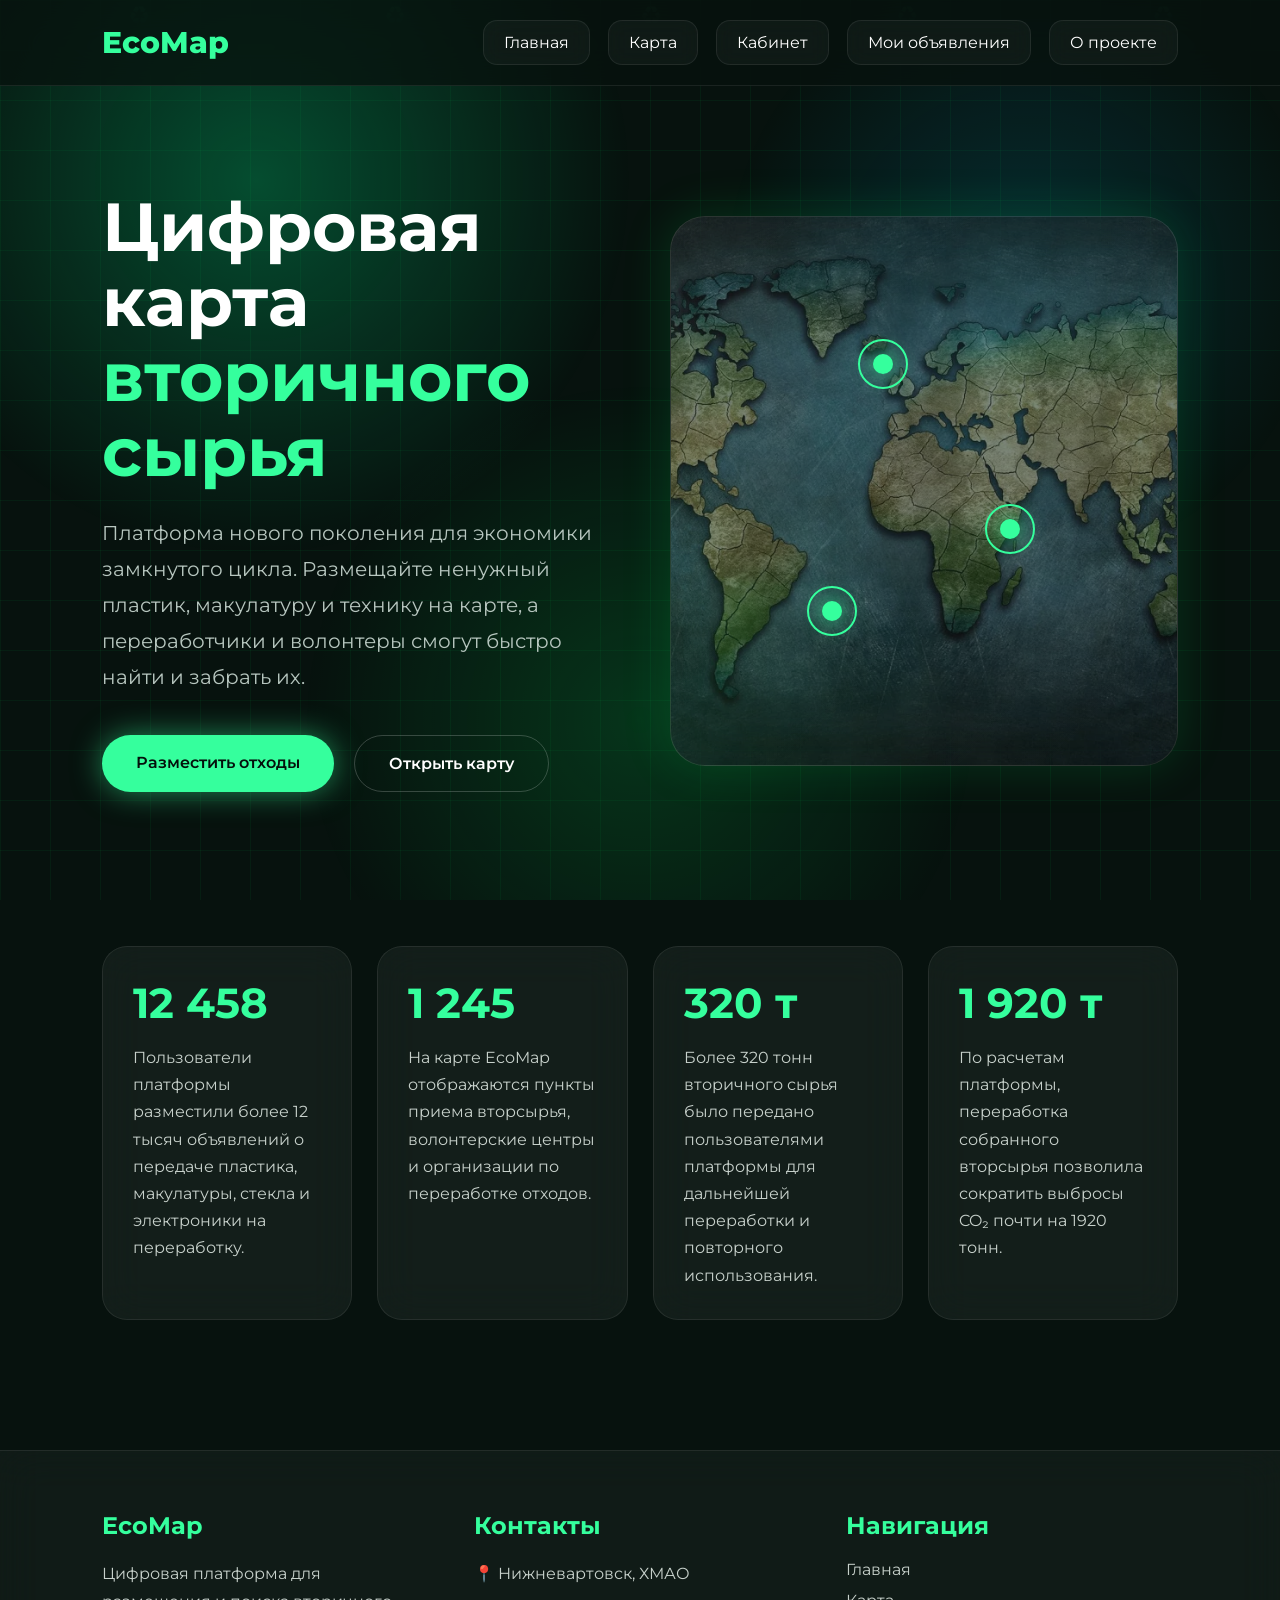
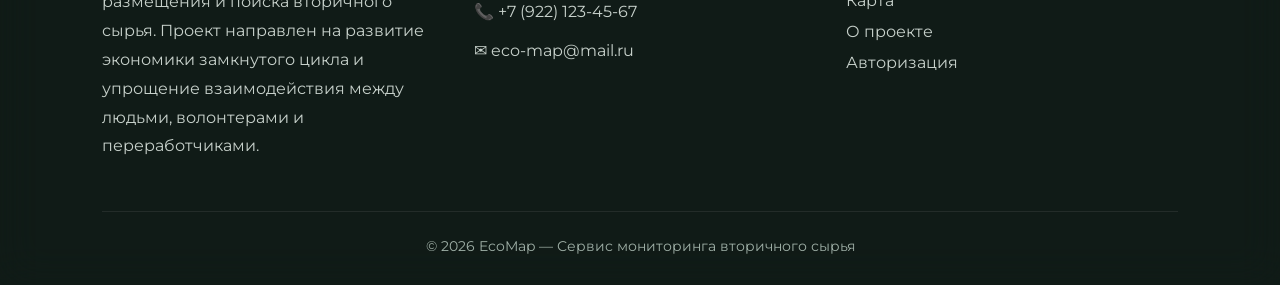
<file: index.html>
<!DOCTYPE html>
<html lang="ru">
<head>
<meta charset="UTF-8">
<meta name="viewport" content="width=device-width, initial-scale=1.0">
<title>EcoMap — Цифровая карта вторсырья</title>

<link href="https://fonts.googleapis.com/css2?family=Montserrat:wght@300;400;500;600;700;800&display=swap" rel="stylesheet">

<style>

*{
    margin:0;
    padding:0;
    box-sizing:border-box;
    font-family:'Montserrat',sans-serif;
}

body{
    background:#07120e;
    overflow-x:hidden;
    color:white;
}

/* Фон */

body::before{
    content:'';
    position:fixed;
    width:100%;
    height:100%;
    background:
    radial-gradient(circle at 20% 20%,rgba(0,255,150,.25),transparent 30%),
    radial-gradient(circle at 80% 30%,rgba(0,200,255,.15),transparent 25%),
    radial-gradient(circle at 50% 80%,rgba(0,255,100,.15),transparent 35%);
    z-index:-3;
}

/* Анимированная сетка */

.grid{
    position:fixed;
    width:100%;
    height:100%;
    background-image:
    linear-gradient(rgba(0,255,100,.05) 1px, transparent 1px),
    linear-gradient(90deg, rgba(0,255,100,.05) 1px, transparent 1px);
    background-size:50px 50px;
    animation:gridMove 15s linear infinite;
    z-index:-2;
}

@keyframes gridMove{
    from{
        transform:translateY(0);
    }
    to{
        transform:translateY(50px);
    }
}

/* Навигация */

header{
    position:sticky;
    top:0;
    z-index:1000;

    display:flex;
    justify-content:space-between;
    align-items:center;

    padding:20px 8%;

    background:rgba(7,18,14,.75);
    backdrop-filter:blur(20px);

    border-bottom:1px solid rgba(255,255,255,.08);
}

.logo{
    font-size:30px;
    font-weight:800;
    color:#35ff9d;
}

.logo span{
    color:white;
}

nav{
    display:flex;
    gap:18px;
}

/* Кнопки меню */

nav a{
    position:relative;

    padding:12px 20px;

    color:white;
    text-decoration:none;

    border-radius:14px;

    background:rgba(255,255,255,.04);

    border:1px solid rgba(255,255,255,.08);

    backdrop-filter:blur(10px);

    transition:.35s;
}

nav a::before{
    content:'';
    position:absolute;
    inset:0;
    border-radius:14px;

    background:
    linear-gradient(
    135deg,
    rgba(53,255,157,.18),
    transparent
    );

    opacity:0;
    transition:.35s;
}

nav a:hover{
    transform:translateY(-3px);

    color:#35ff9d;

    border-color:rgba(53,255,157,.35);

    box-shadow:
    0 0 25px rgba(53,255,157,.12);
}

nav a:hover::before{
    opacity:1;
}

/* Главный экран */

.hero{
    min-height:90vh;
    display:flex;
    justify-content:center;
    align-items:center;
    padding:40px 8%;
    gap:60px;
}

.content{
    flex:1;
}

.content h1{
    font-size:68px;
    line-height:1.1;
    margin-bottom:25px;
}

.content h1 span{
    color:#35ff9d;
}

.content p{
    font-size:20px;
    color:#b7c6bf;
    line-height:1.8;
    margin-bottom:40px;
}

.buttons{
    display:flex;
    gap:20px;
}

.btn{
    display:inline-block;
    text-decoration:none;

    padding:18px 34px;
    border:none;
    border-radius:50px;
    cursor:pointer;
    font-size:16px;
    font-weight:600;
    transition:.4s;
}

.btn-main{
    background:#35ff9d;
    color:#04100b;
    box-shadow:0 0 30px rgba(53,255,157,.5);
}

.btn-main:hover{
    transform:translateY(-5px);
}

.btn-secondary{
    background:transparent;
    border:1px solid rgba(255,255,255,.2);
    color:white;
}

.btn-secondary:hover{
    background:rgba(255,255,255,.08);
}

/* Карта */

.map-card{
    flex:1;
    position:relative;
}

.map{
    height:550px;
    border-radius:35px;
    overflow:hidden;

    backdrop-filter:blur(30px);

    background:
    linear-gradient(
    135deg,
    rgba(255,255,255,.08),
    rgba(255,255,255,.03)
    );

    border:1px solid rgba(255,255,255,.1);

    box-shadow:
    0 0 50px rgba(0,255,100,.15);
}

.map img{
    width:100%;
    height:100%;
    object-fit:cover;
    opacity:.45;
}

/* Метки */

.marker{
    position:absolute;
    width:20px;
    height:20px;
    background:#35ff9d;
    border-radius:50%;
    box-shadow:0 0 25px #35ff9d;
}

.marker::before{
    content:'';
    position:absolute;
    inset:-15px;
    border:2px solid #35ff9d;
    border-radius:50%;
    animation:pulse 2s infinite;
}

@keyframes pulse{
    from{
        transform:scale(.5);
        opacity:1;
    }
    to{
        transform:scale(2);
        opacity:0;
    }
}

.m1{
    top:25%;
    left:40%;
}

.m2{
    top:55%;
    left:65%;
}

.m3{
    top:70%;
    left:30%;
}

/* Статистика */

.stats{
    width:100%;
    padding:50px 8%;
    display:grid;
    grid-template-columns:repeat(4,1fr);
    gap:25px;
}

.stat{
    padding:30px;
    border-radius:25px;

    backdrop-filter:blur(20px);

    background:rgba(255,255,255,.05);

    border:1px solid rgba(255,255,255,.08);

    transition:.4s;
}

.stat:hover{
    transform:translateY(-10px);

    box-shadow:
    0 0 30px rgba(53,255,157,.2);
}

.stat h2{
    color:#35ff9d;
    font-size:42px;
    margin-bottom:15px;
}

.stat p{
    color:#c7d1cb;
    line-height:1.7;
}

/* Footer */

.footer{

margin-top:80px;

padding:60px 8% 30px;

background:rgba(255,255,255,.04);

backdrop-filter:blur(20px);

border-top:1px solid rgba(255,255,255,.08);

}

.footer-container{

display:grid;

grid-template-columns:repeat(auto-fit,minmax(250px,1fr));

gap:40px;

}

.footer-block h3{

margin-bottom:20px;

font-size:24px;

color:#35ff9d;

}

.footer-block p{

color:#c7d1cb;

line-height:1.8;

margin-bottom:10px;

}

.footer-block a{

display:block;

margin-bottom:12px;

color:#c7d1cb;

text-decoration:none;

transition:.3s;

}

.footer-block a:hover{

color:#35ff9d;

transform:translateX(5px);

}

.footer-bottom{

margin-top:40px;

padding-top:25px;

text-align:center;

color:#9fb0a7;

border-top:1px solid rgba(255,255,255,.08);

font-size:14px;

}

/* Плавающие частицы */

.particle{
    position:fixed;
    color:#35ff9d;
    font-size:25px;
    animation:float 12s linear infinite;
    opacity:.15;
    z-index:-1;
}

@keyframes float{
    from{
        transform:translateY(110vh) rotate(0deg);
    }
    to{
        transform:translateY(-120px) rotate(360deg);
    }
}

.p1{left:10%;animation-duration:12s;}
.p2{left:30%;animation-duration:18s;}
.p3{left:50%;animation-duration:15s;}
.p4{left:70%;animation-duration:11s;}
.p5{left:90%;animation-duration:16s;}

@media(max-width:1100px){

header{
    flex-direction:column;
    gap:20px;
}

nav{
    flex-wrap:wrap;
    justify-content:center;
}

.hero{
    flex-direction:column;
    text-align:center;
}

.content h1{
    font-size:48px;
}

.buttons{
    justify-content:center;
}

.stats{
    grid-template-columns:repeat(2,1fr);
}

}

@media(max-width:700px){

.stats{
    grid-template-columns:1fr;
}

.content h1{
    font-size:36px;
}

.map{
    height:400px;
}

nav a{
    padding:10px 14px;
    font-size:14px;
}

}

</style>
</head>
<body>

<div class="grid"></div>

<div class="particle p1">♻</div>
<div class="particle p2">♻</div>
<div class="particle p3">♻</div>
<div class="particle p4">♻</div>
<div class="particle p5">♻</div>

<header>

<div class="logo">
    EcoMap
</div>

<nav>
    <a href="index.html">Главная</a>
    <a href="map.html">Карта</a>
    <a href="cabinet.html">Кабинет</a>
    <a href="my-listings.html">Мои объявления</a>
    <a href="about.html">О проекте</a>
</nav>

</header>

<section class="hero">

<div class="content">

<h1>
Цифровая карта
<span>вторичного сырья</span>
</h1>

<p>
Платформа нового поколения для экономики замкнутого цикла.
Размещайте ненужный пластик, макулатуру и технику на карте,
а переработчики и волонтеры смогут быстро найти и забрать их.
</p>

<div class="buttons">

<a href="login.html" class="btn btn-main">
Разместить отходы
</a>

<a href="map.html" class="btn btn-secondary">
Открыть карту
</a>

</div>

</div>

<div class="map-card">

<div class="map">
<img src="images/map-preview.jpg" alt="Карта вторсырья">
</div>

<div class="marker m1"></div>
<div class="marker m2"></div>
<div class="marker m3"></div>

</div>

</section>

<section class="stats">

<div class="stat">
    <h2>12 458</h2>

    <p>
        Пользователи платформы разместили более
        12 тысяч объявлений о передаче пластика,
        макулатуры, стекла и электроники
        на переработку.
    </p>
</div>

<div class="stat">
    <h2>1 245</h2>

    <p>
        На карте EcoMap отображаются пункты
        приема вторсырья, волонтерские центры
        и организации по переработке отходов.
    </p>
</div>

<div class="stat">
    <h2>320 т</h2>

    <p>
        Более 320 тонн вторичного сырья было
        передано пользователями платформы
        для дальнейшей переработки и повторного использования.
    </p>
</div>

<div class="stat">
    <h2>1 920 т</h2>

    <p>
        По расчетам платформы, переработка
        собранного вторсырья позволила сократить
        выбросы CO₂ почти на 1920 тонн.
    </p>
</div>

</section>

<footer class="footer">

<div class="footer-container">

<div class="footer-block">

<h3>EcoMap</h3>

<p>
Цифровая платформа для размещения и поиска вторичного сырья.
Проект направлен на развитие экономики замкнутого цикла
и упрощение взаимодействия между людьми, волонтерами
и переработчиками.
</p>

</div>

<div class="footer-block">

<h3>Контакты</h3>

<p>📍 Нижневартовск, ХМАО</p>
<p>📞 +7 (922) 123-45-67</p>
<p>✉ eco-map@mail.ru</p>

</div>

<div class="footer-block">

<h3>Навигация</h3>

<a href="index.html">Главная</a>
<a href="map.html">Карта</a>
<a href="about.html">О проекте</a>
<a href="login.html">Авторизация</a>

</div>

</div>

<div class="footer-bottom">
© 2026 EcoMap — Сервис мониторинга вторичного сырья
</div>

</footer>

</body>
</html>
</file>
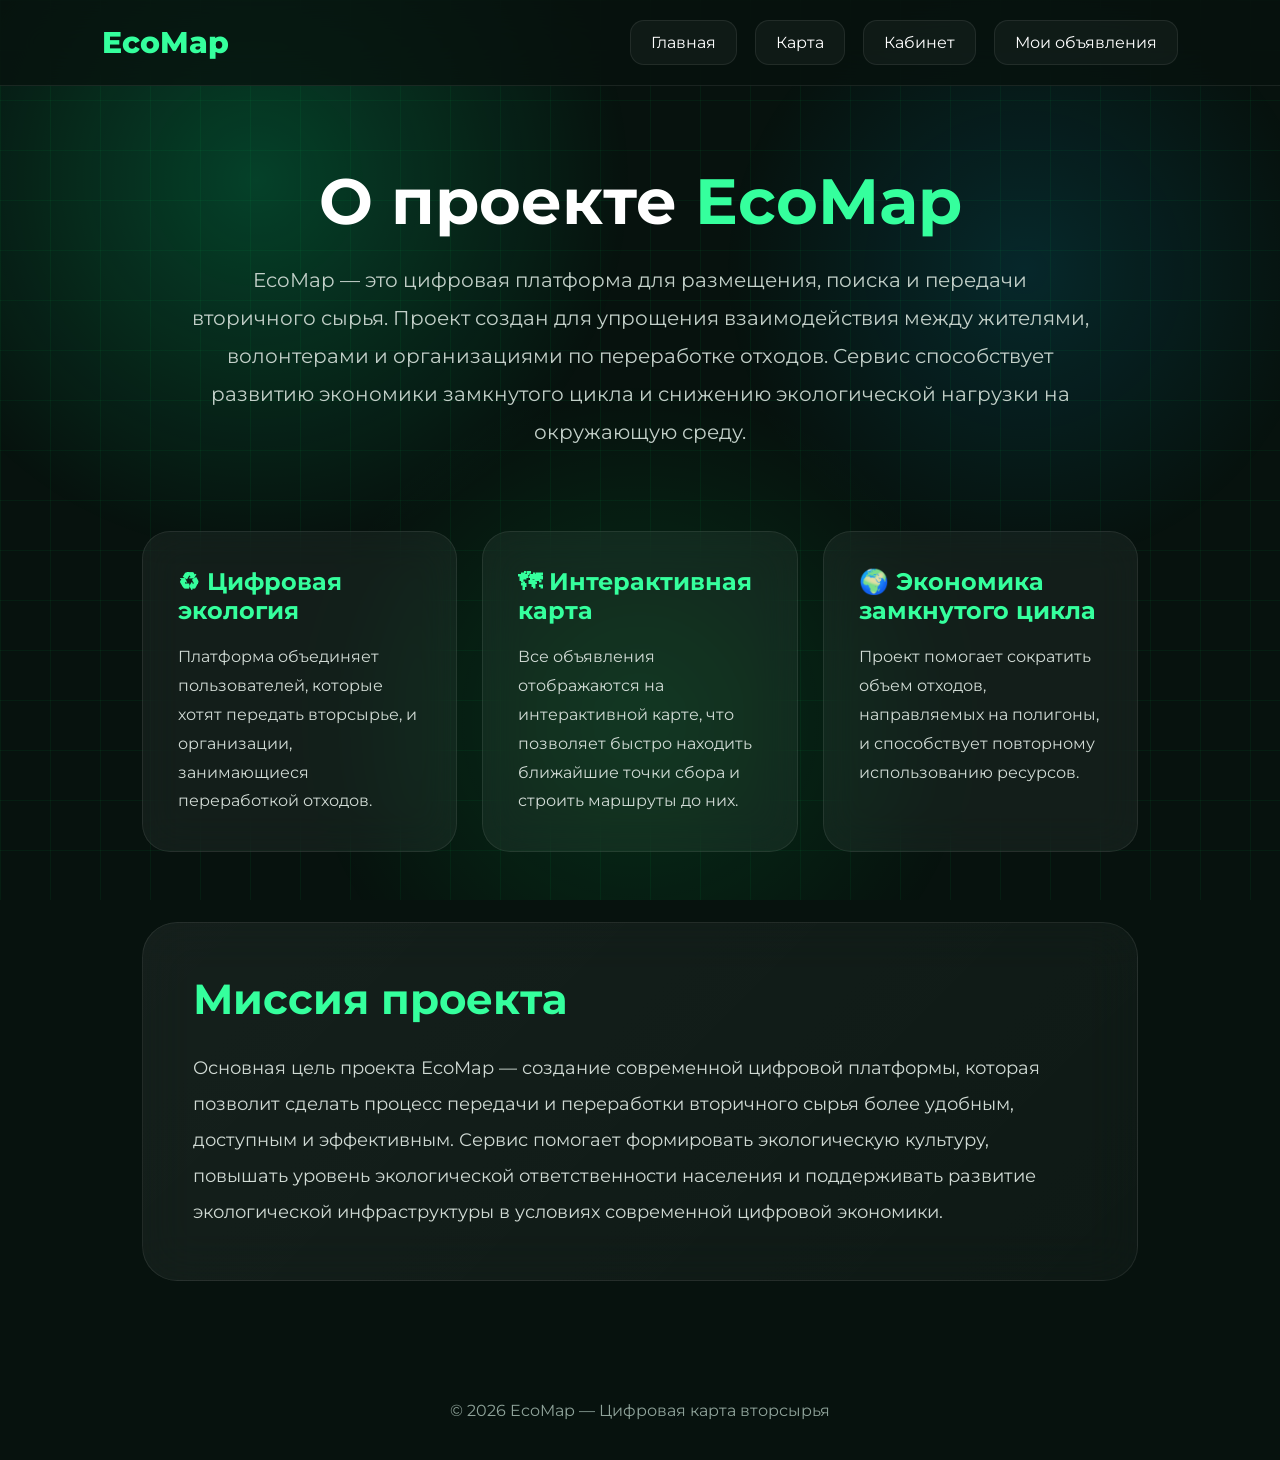
<file: about.html>
<!DOCTYPE html>
<html lang="ru">
<head>
<meta charset="UTF-8">
<meta name="viewport" content="width=device-width, initial-scale=1.0">

<title>О проекте | EcoMap</title>

<link href="https://fonts.googleapis.com/css2?family=Montserrat:wght@300;400;500;600;700;800&display=swap" rel="stylesheet">

<style>

*{
margin:0;
padding:0;
box-sizing:border-box;
font-family:'Montserrat',sans-serif;
}

body{
background:#07120e;
color:white;
overflow-x:hidden;
}

/* Фон */

body::before{
content:'';
position:fixed;
width:100%;
height:100%;

background:
radial-gradient(circle at 20% 20%,rgba(0,255,150,.2),transparent 30%),
radial-gradient(circle at 80% 30%,rgba(0,200,255,.12),transparent 25%),
radial-gradient(circle at 50% 80%,rgba(0,255,100,.12),transparent 35%);

z-index:-3;
}

/* Сетка */

.grid{
position:fixed;
width:100%;
height:100%;

background-image:
linear-gradient(rgba(0,255,100,.05) 1px, transparent 1px),
linear-gradient(90deg, rgba(0,255,100,.05) 1px, transparent 1px);

background-size:50px 50px;

animation:gridMove 15s linear infinite;

z-index:-2;
}

@keyframes gridMove{
from{
transform:translateY(0);
}
to{
transform:translateY(50px);
}
}

/* Header */

header{
position:sticky;
top:0;
z-index:1000;

display:flex;
justify-content:space-between;
align-items:center;

padding:20px 8%;

background:rgba(7,18,14,.75);

backdrop-filter:blur(20px);

border-bottom:1px solid rgba(255,255,255,.08);
}

.logo{
font-size:30px;
font-weight:800;
color:#35ff9d;
}

nav{
display:flex;
gap:18px;
}

nav a{
padding:12px 20px;

color:white;
text-decoration:none;

border-radius:14px;

background:rgba(255,255,255,.04);

border:1px solid rgba(255,255,255,.08);

transition:.35s;
}

nav a:hover{
transform:translateY(-3px);

color:#35ff9d;

border-color:rgba(53,255,157,.35);

box-shadow:0 0 25px rgba(53,255,157,.12);
}

/* Контент */

.container{
max-width:1200px;
margin:auto;
padding:80px 8%;
}

/* Hero */

.hero{
text-align:center;
margin-bottom:80px;
}

.hero h1{
font-size:64px;
margin-bottom:25px;
line-height:1.1;
}

.hero span{
color:#35ff9d;
}

.hero p{
max-width:900px;
margin:auto;

font-size:20px;
line-height:1.9;

color:#c3d0c9;
}

/* Карточки */

.cards{
display:grid;
grid-template-columns:repeat(auto-fit,minmax(280px,1fr));
gap:25px;
margin-bottom:70px;
}

.card{
padding:35px;

border-radius:28px;

background:rgba(255,255,255,.05);

border:1px solid rgba(255,255,255,.08);

backdrop-filter:blur(20px);

transition:.4s;
}

.card:hover{
transform:translateY(-8px);

box-shadow:
0 0 30px rgba(53,255,157,.15);
}

.card h3{
font-size:24px;
margin-bottom:18px;
color:#35ff9d;
}

.card p{
line-height:1.8;
color:#d1dbd5;
}

/* Блок миссии */

.mission{
padding:50px;

border-radius:35px;

background:
linear-gradient(
135deg,
rgba(255,255,255,.06),
rgba(255,255,255,.03)
);

border:1px solid rgba(255,255,255,.08);

backdrop-filter:blur(25px);
}

.mission h2{
font-size:42px;
margin-bottom:25px;
color:#35ff9d;
}

.mission p{
font-size:18px;
line-height:2;
color:#d1dbd5;
}

/* Footer */

footer{
padding:40px 8%;
text-align:center;
color:#8fa39a;
}

/* Адаптив */

@media(max-width:1000px){

.hero h1{
font-size:46px;
}

header{
flex-direction:column;
gap:20px;
}

nav{
flex-wrap:wrap;
justify-content:center;
}

}

@media(max-width:700px){

.hero h1{
font-size:34px;
}

.hero p{
font-size:17px;
}

.container{
padding-top:50px;
}

.mission{
padding:30px;
}

}

</style>
</head>
<body>

<div class="grid"></div>

<header>

<div class="logo">
EcoMap
</div>

<nav>
<a href="index.html">Главная</a>
<a href="map.html">Карта</a>
<a href="cabinet.html">Кабинет</a>
<a href="my-listings.html">Мои объявления</a>
</nav>

</header>

<div class="container">

<section class="hero">

<h1>
О проекте
<span>EcoMap</span>
</h1>

<p>
EcoMap — это цифровая платформа для размещения,
поиска и передачи вторичного сырья.
Проект создан для упрощения взаимодействия между
жителями, волонтерами и организациями по переработке отходов.
Сервис способствует развитию экономики замкнутого цикла
и снижению экологической нагрузки на окружающую среду.
</p>

</section>

<section class="cards">

<div class="card">

<h3>
♻ Цифровая экология
</h3>

<p>
Платформа объединяет пользователей,
которые хотят передать вторсырье,
и организации, занимающиеся переработкой отходов.
</p>

</div>

<div class="card">

<h3>
🗺 Интерактивная карта
</h3>

<p>
Все объявления отображаются на интерактивной карте,
что позволяет быстро находить ближайшие точки сбора
и строить маршруты до них.
</p>

</div>

<div class="card">

<h3>
🌍 Экономика замкнутого цикла
</h3>

<p>
Проект помогает сократить объем отходов,
направляемых на полигоны,
и способствует повторному использованию ресурсов.
</p>

</div>

</section>

<section class="mission">

<h2>
Миссия проекта
</h2>

<p>
Основная цель проекта EcoMap —
создание современной цифровой платформы,
которая позволит сделать процесс передачи
и переработки вторичного сырья более удобным,
доступным и эффективным.

Сервис помогает формировать экологическую культуру,
повышать уровень экологической ответственности населения
и поддерживать развитие экологической инфраструктуры
в условиях современной цифровой экономики.
</p>

</section>

</div>

<footer>

© 2026 EcoMap — Цифровая карта вторсырья

</footer>

</body>
</html>
</file>
